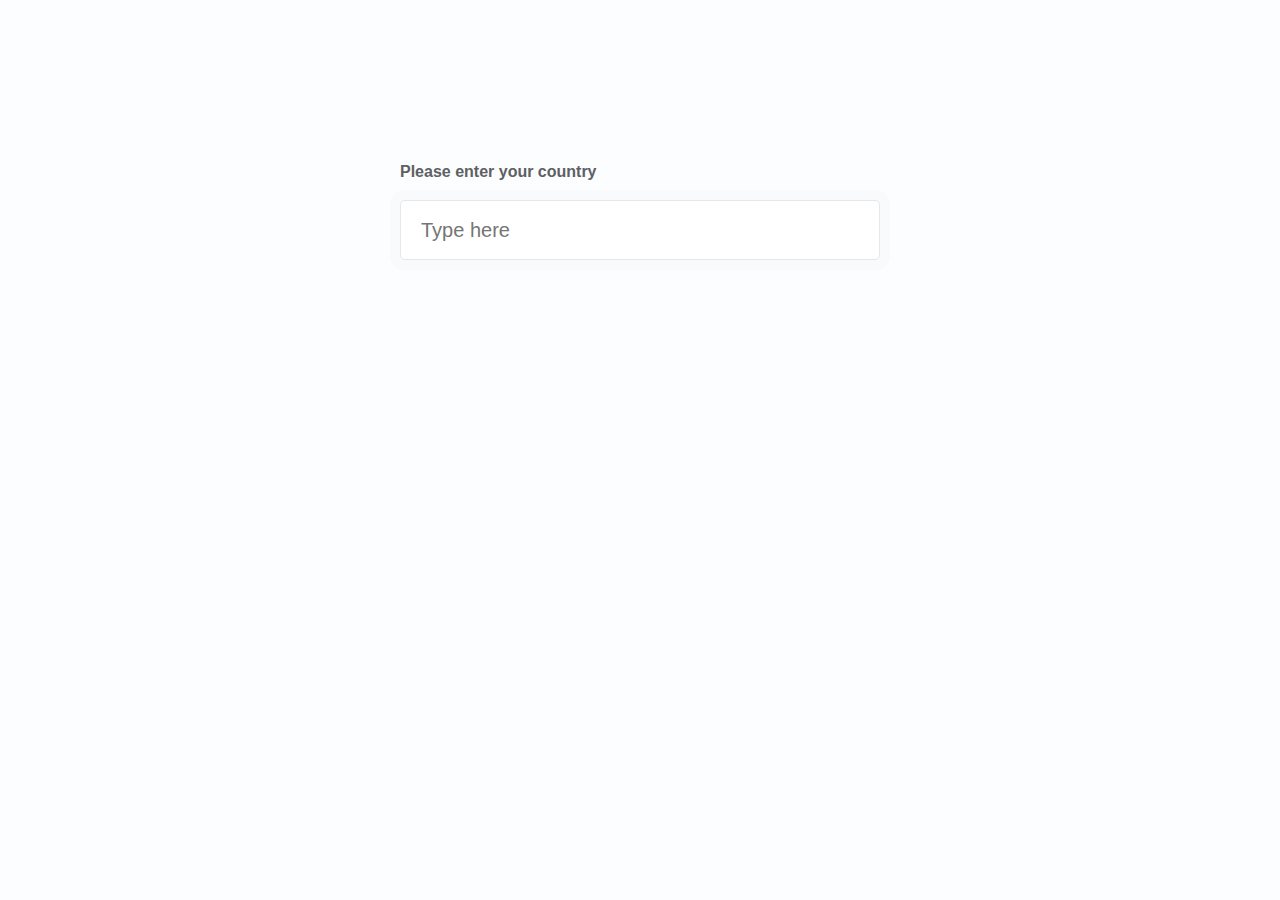
<file: Auto Completion Text Box/index.html>
<!DOCTYPE html>
<html>
    <head>
        <meta charset="utf-8">
        <title>JavaScript for Web Designers - Textbox autocomplete demo</title>

        <link rel="stylesheet" href="style.css">
    </head>
    <body>
        <div class="container">
            <form action="">
                <label for="autocomplete">Please enter your country</label>
                <input type="text" id="country" name="country" placeholder="Type here">
            </form>

            <ul id="autocomplete-results"></ul>
        </div>
        <script src="script.js"></script>
    </body>
</html>
</file>
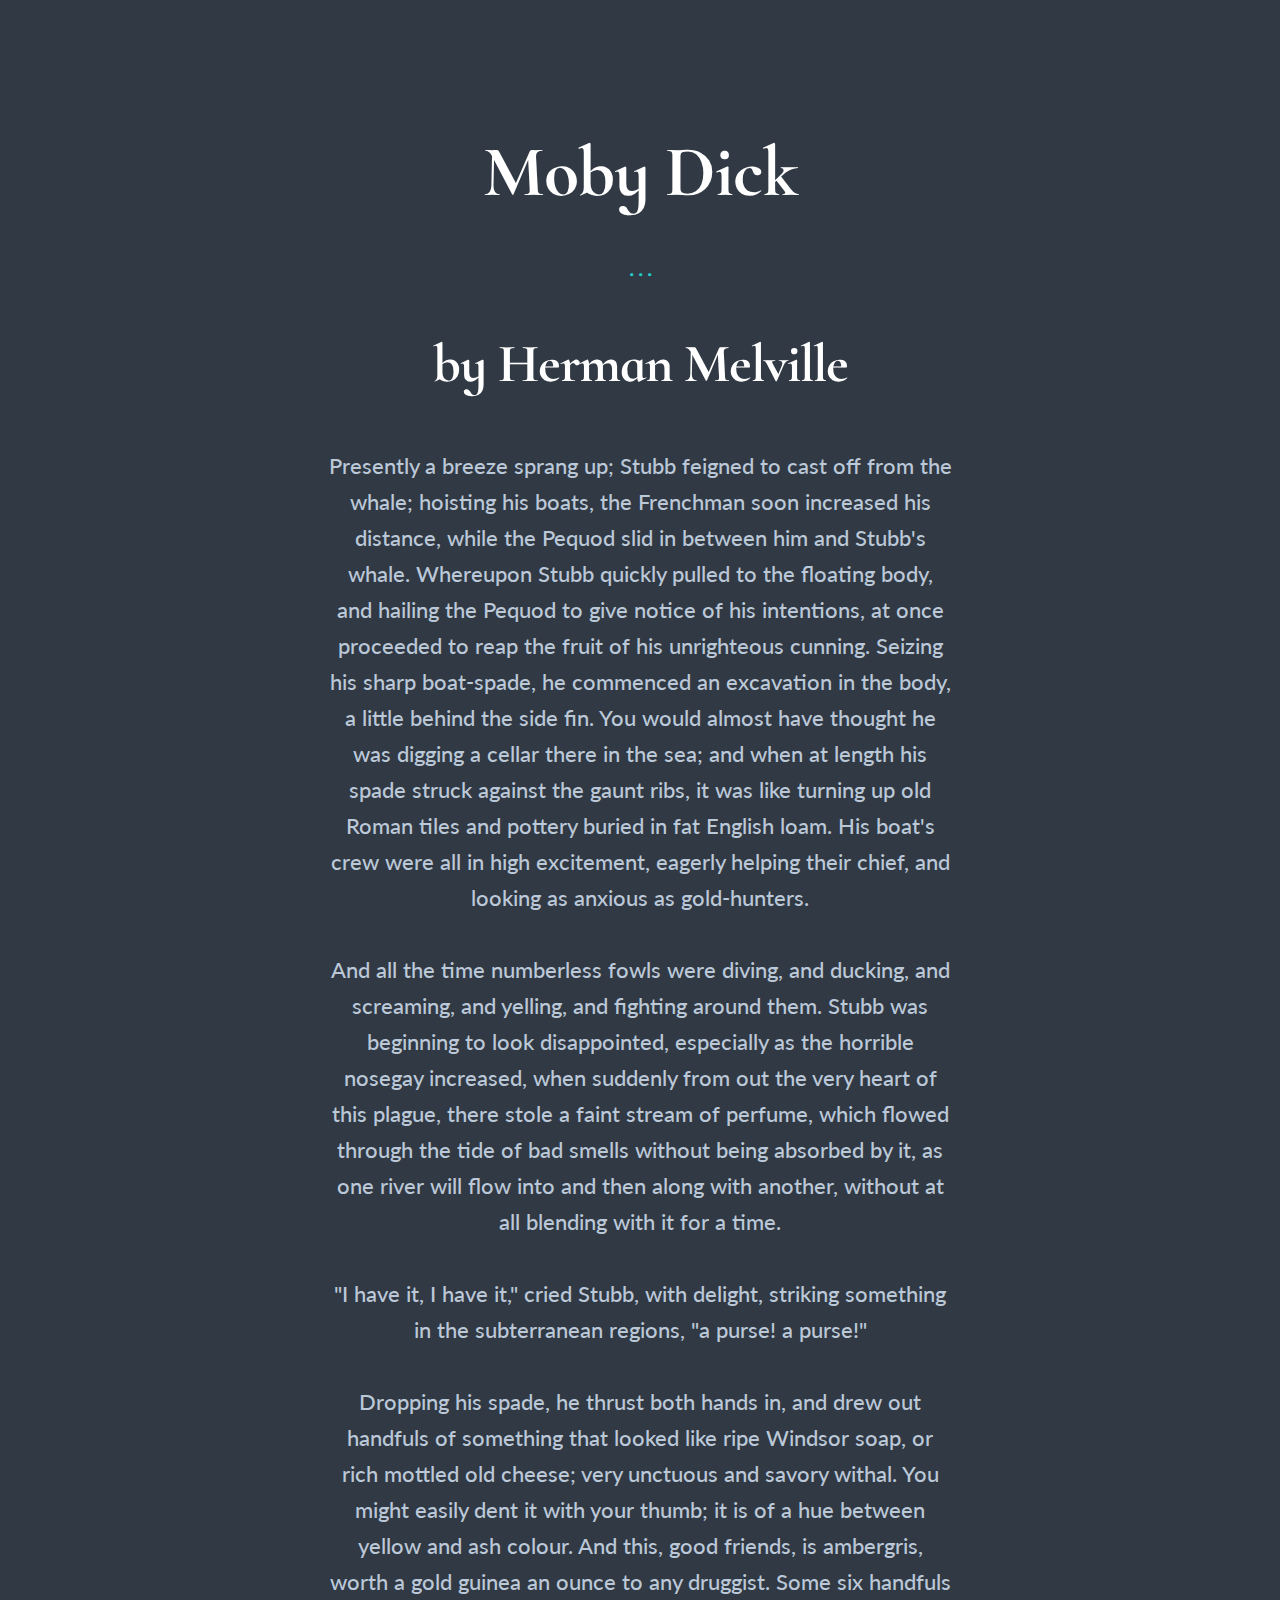
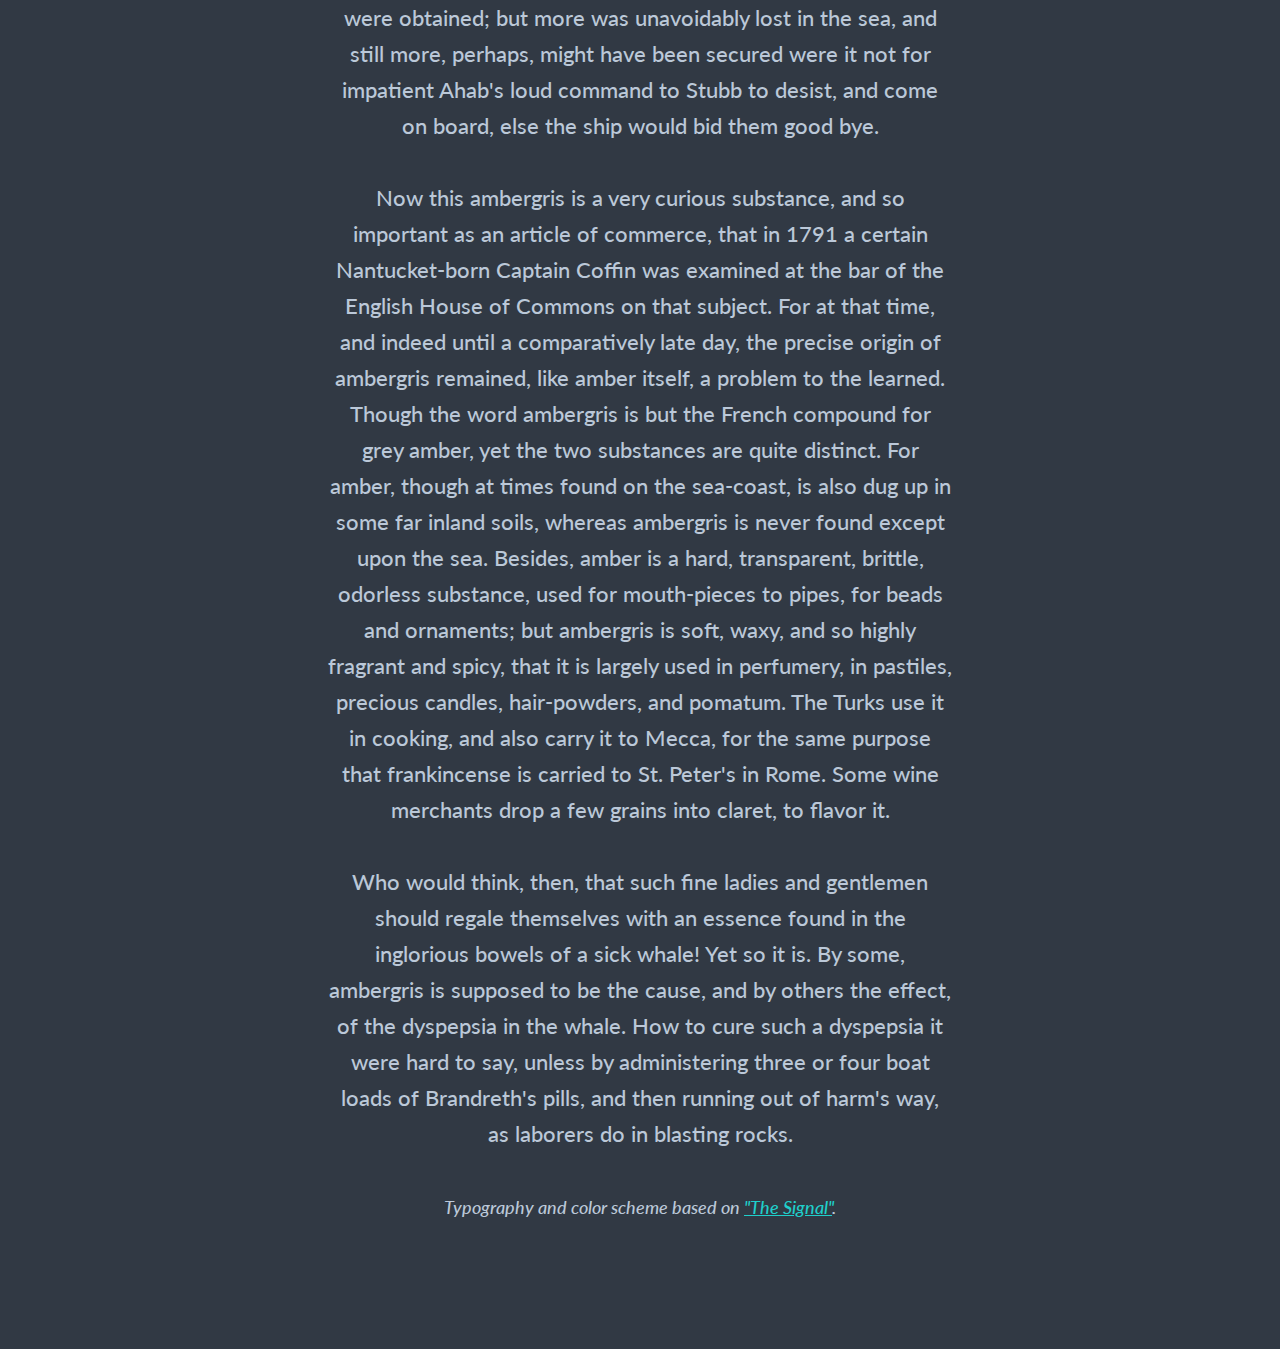
<file: Back to Top/index.html>
<!DOCTYPE html>
<html>
    <head>
        <meta charset="utf-8">
        <title>JavaScript for Web Designers - Back to top button demo</title>

        <link rel="stylesheet" href="https://fonts.googleapis.com/css?family=Cormorant+Infant:700,700italic|Lato:400,400italic,700">
        <link rel="stylesheet" href="style.css">
    </head>
    <body>
        <header>
            <h1>Moby Dick</h1>
            <h2>by Herman Melville</h2>
        </header>

        <main>
            <p>Presently a breeze sprang up; Stubb feigned to cast off from the whale; hoisting his boats, the Frenchman soon increased his distance, while the Pequod slid in between him and Stubb's whale. Whereupon Stubb quickly pulled to the floating body, and hailing the Pequod to give notice of his intentions, at once proceeded to reap the fruit of his unrighteous cunning. Seizing his sharp boat-spade, he commenced an excavation in the body, a little behind the side fin. You would almost have thought he was digging a cellar there in the sea; and when at length his spade struck against the gaunt ribs, it was like turning up old Roman tiles and pottery buried in fat English loam. His boat's crew were all in high excitement, eagerly helping their chief, and looking as anxious as gold-hunters.</p>

            <p>And all the time numberless fowls were diving, and ducking, and screaming, and yelling, and fighting around them. Stubb was beginning to look disappointed, especially as the horrible nosegay increased, when suddenly from out the very heart of this plague, there stole a faint stream of perfume, which flowed through the tide of bad smells without being absorbed by it, as one river will flow into and then along with another, without at all blending with it for a time.</p>

            <p>"I have it, I have it," cried Stubb, with delight, striking something in the subterranean regions, "a purse! a purse!"</p>

            <p>Dropping his spade, he thrust both hands in, and drew out handfuls of something that looked like ripe Windsor soap, or rich mottled old cheese; very unctuous and savory withal. You might easily dent it with your thumb; it is of a hue between yellow and ash colour. And this, good friends, is ambergris, worth a gold guinea an ounce to any druggist. Some six handfuls were obtained; but more was unavoidably lost in the sea, and still more, perhaps, might have been secured were it not for impatient Ahab's loud command to Stubb to desist, and come on board, else the ship would bid them good bye.</p>

            <p>Now this ambergris is a very curious substance, and so important as an article of commerce, that in 1791 a certain Nantucket-born Captain Coffin was examined at the bar of the English House of Commons on that subject. For at that time, and indeed until a comparatively late day, the precise origin of ambergris remained, like amber itself, a problem to the learned. Though the word ambergris is but the French compound for grey amber, yet the two substances are quite distinct. For amber, though at times found on the sea-coast, is also dug up in some far inland soils, whereas ambergris is never found except upon the sea. Besides, amber is a hard, transparent, brittle, odorless substance, used for mouth-pieces to pipes, for beads and ornaments; but ambergris is soft, waxy, and so highly fragrant and spicy, that it is largely used in perfumery, in pastiles, precious candles, hair-powders, and pomatum. The Turks use it in cooking, and also carry it to Mecca, for the same purpose that frankincense is carried to St. Peter's in Rome. Some wine merchants drop a few grains into claret, to flavor it.</p>

            <p>Who would think, then, that such fine ladies and gentlemen should regale themselves with an essence found in the inglorious bowels of a sick whale! Yet so it is. By some, ambergris is supposed to be the cause, and by others the effect, of the dyspepsia in the whale. How to cure such a dyspepsia it were hard to say, unless by administering three or four boat loads of Brandreth's pills, and then running out of harm's way, as laborers do in blasting rocks.</p>
        </main>

        <footer>
            <p><small><em>Typography and color scheme based on <a href="http://typespiration.com/design/the-signal/">"The Signal"</a>.</em></small></p>
            <a id="back-to-top">Top</a>
        </footer>

        <script>
            var btt = document.getElementById("back-to-top"),
            body = document.body,
            docElem = document.documentElement,
            offset = 100,
            docHeight, scrollPos;
            isChrome = navigator.userAgent.toLowerCase().indexOf("chrome") > -1;

            docHeight = Math.max(body.scrollHeight, body.offsetHeight,
                                docElem.scrollHeight, docElem.offsetHeight,
                                docElem.clientHeight);

            if (docHeight != "undefined") {
                offset = docHeight / 6;
            }

            window.addEventListener("scroll", function(event) {
                scrollPos = body.scrollTop || docElem.scrollTop;

                btt.className = ( scrollPos > offset ) ? "visible" : "";
            });

            btt.addEventListener("click", function(event) {
              if (isChrome) {
                  docElem.scrollTop = 0;
              } else {
                  body.scrollTop = 0;
              }
            });
        </script>
    </body>
</html>
</file>
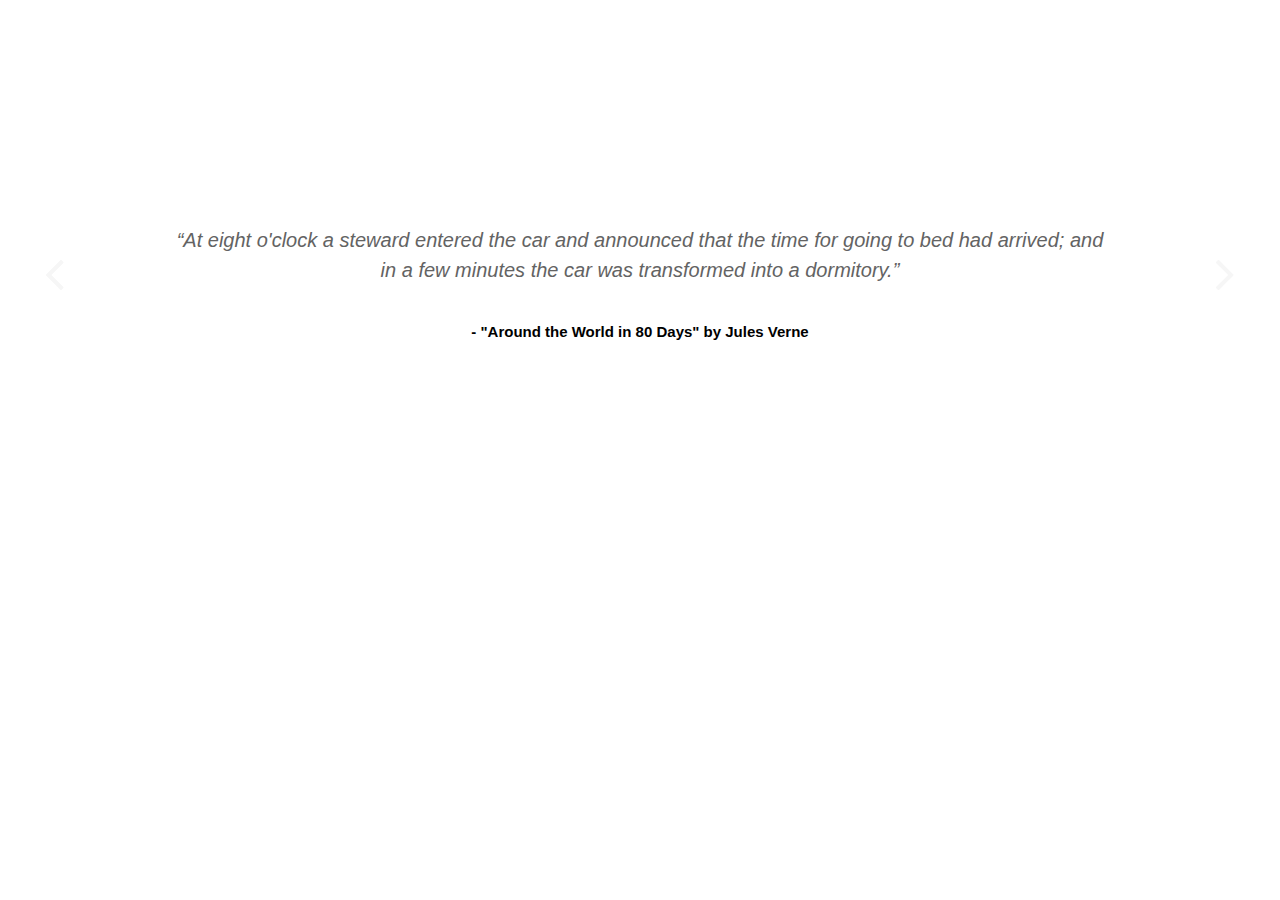
<file: Content Slider/index.html>
<!DOCTYPE html>
<html>
    <head>
        <meta charset="utf-8">
        <title>JavaScript for Web Designers - Simple content slider demo</title>

        <link rel="stylesheet" href="style.css">
    </head>
    <body>
        <div class="container">
            <ul class="slider-container simple-list" id="slider">
                <li class="slide">
                    <blockquote>
                        “At eight o'clock a steward entered the car and announced that the time for going to bed had arrived; and in a few minutes the car was transformed into a dormitory.”
                    </blockquote>

                    <cite>- "Around the World in 80 Days" by Jules Verne</cite>
                </li>
                <li class="slide">
                    <blockquote>
                        “The backs of the seats were thrown back, bedsteads carefully packed were rolled out by an ingenious system, berths were suddenly improvised, and each traveller had soon at his disposition a comfortable bed, protected from curious eyes by thick curtains. The sheets were clean and the pillows soft. It only remained to go to bed and sleep which everybody did—while the train sped on across the State of California.”
                    </blockquote>

                    <cite>- "Around the World in 80 Days" by Jules Verne</cite>
                </li>
                <li class="slide">
                    <blockquote>
                        “The country between San Francisco and Sacramento is not very hilly. The Central Pacific, taking Sacramento for its starting-point, extends eastward to meet the road from Omaha.”
                    </blockquote>

                    <cite>- "Around the World in 80 Days" by Jules Verne</cite>
                </li>
                <li class="slide">
                    <blockquote>
                        “The line from San Francisco to Sacramento runs in a north-easterly direction, along the American River, which empties into San Pablo Bay. The one hundred and twenty miles between these cities were accomplished in six hours, and towards midnight, while fast asleep, the travellers passed through Sacramento; so that they saw nothing of that important place, the seat of the State government, with its fine quays, its broad streets, its noble hotels, squares, and churches.”
                    </blockquote>

                    <cite>- "Around the World in 80 Days" by Jules Verne</cite>
                </li>
                <li class="slide">
                    <blockquote>
                        “The train, on leaving Sacramento, and passing the junction, Roclin, Auburn, and Colfax, entered the range of the Sierra Nevada. 'Cisco was reached at seven in the morning; and an hour later the dormitory was transformed into an ordinary car, and the travellers could observe the picturesque beauties of the mountain region through which they were steaming. The railway track wound in and out among the passes, now approaching the mountain-sides, now suspended over precipices, avoiding abrupt angles by bold curves, plunging into narrow defiles, which seemed to have no outlet. The locomotive, its great funnel emitting a weird light, with its sharp bell, and its cow-catcher extended like a spur, mingled its shrieks and bellowings with the noise of torrents and cascades, and twined its smoke among the branches of the gigantic pines.”
                    </blockquote>

                    <cite>- "Around the World in 80 Days" by Jules Verne</cite>
                </li>
                <li class="slide">
                    <blockquote>
                        “There were few or no bridges or tunnels on the route. The railway turned around the sides of the mountains, and did not attempt to violate nature by taking the shortest cut from one point to another.”
                    </blockquote>

                    <cite>- "Around the World in 80 Days" by Jules Verne</cite>
                </li>
            </ul>

            <a href="#" id="prev"></a>
            <a href="#" id="next"></a>
        </div> <!-- end container -->

        <script src="script.js"></script>
    </body>
</html>
</file>
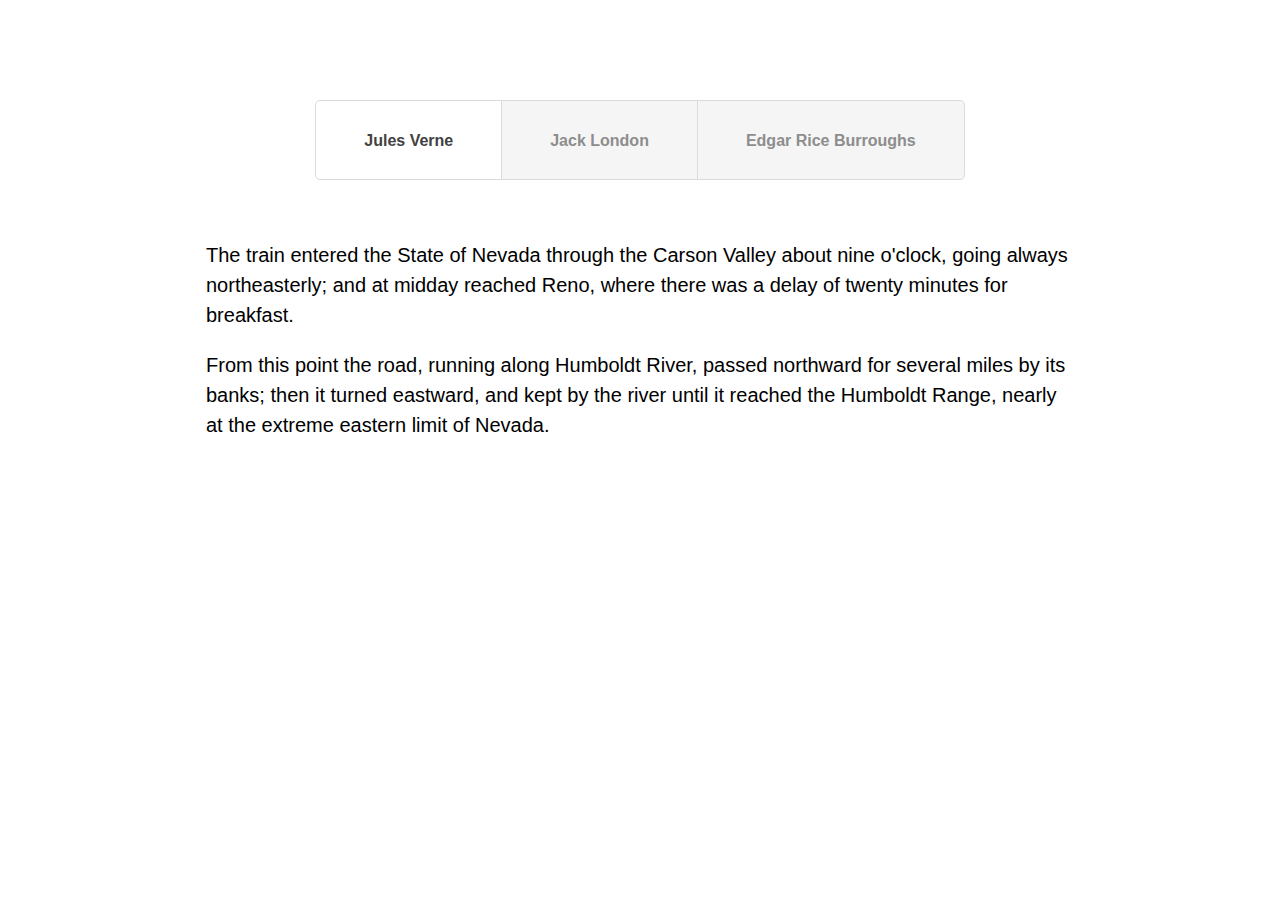
<file: Tab Control/index.html>
<!DOCTYPE html>
<html>
    <head>
        <meta charset="utf-8">
        <title>JavaScript for Web Designers - Simple tabs demo</title>

        <link rel="stylesheet" href="style.css">
    </head>
    <body>
        <div class="container">
            <ul class="tabs">
                <li><a href="tab-1" class="active">Jules Verne</a></li>
                <li><a href="tab-2">Jack London</a></li>
                <li><a href="tab-3">Edgar Rice Burroughs</a></li>
            </ul>
            <ul class="tab-contents">
                <li id="tab-1" class="visible">
                    <p>The train entered the State of Nevada through the Carson Valley about nine o'clock, going always northeasterly; and at midday reached Reno, where there was a delay of twenty minutes for breakfast.</p>

                    <p>From this point the road, running along Humboldt River, passed northward for several miles by its banks; then it turned eastward, and kept by the river until it reached the Humboldt Range, nearly at the extreme eastern limit of Nevada.</p>
                </li>
                <li id="tab-2">
                    <p>"For one day longer the despatches continued to come from New York.  Then they, too, ceased. The man who had sent them, perched in his lofty  building, had either died of the plague or been consumed in the great  conflagrations he had described as raging around him. And what had  occurred in New York had been duplicated in all the other cities. It was  the same in San Francisco, and Oakland, and Berkeley. By Thursday the  people were dying so rapidly that their corpses could not be handled,  and dead bodies lay everywhere. Thursday night the panic outrush for  the country began. Imagine, my grandsons, people, thicker than the  salmon-run you have seen on the Sacramento river, pouring out of the  cities by millions, madly over the country, in vain attempt to escape  the ubiquitous death. You see, they carried the germs with them. Even  the airships of the rich, fleeing for mountain and desert fastnesses,  carried the germs.</p>

                    <p>"Hundreds of these airships escaped to Hawaii, and not only did they  bring the plague with them, but they found the plague already there  before them. This we learned, by the despatches, until all order in San  Francisco vanished, and there were no operators left at their posts to  receive or send. It was amazing, astounding, this loss of communication  with the world. It was exactly as if the world had ceased, been blotted  out. For sixty years that world has no longer existed for me. I know  there must be such places as New York, Europe, Asia, and Africa; but not  one word has been heard of them&mdash;not in sixty years. With the coming of  the Scarlet Death the world fell apart, absolutely, irretrievably. Ten  thousand years of culture and civilization passed in the twinkling of an  eye, 'lapsed like foam.'</p>
                </li>
                <li id="tab-3">
                    <p>"And what, think you, may have been the fate of the princess, Dejah Thoris?" I asked as casually as possible.</p>

                    <p>"She is dead," he answered.  "This much was learned from a green warrior recently captured by our forces in the south.  She escaped from the hordes of Thark with a strange creature of another world, only to fall into the hands of the Warhoons.  Their thoats were found wandering upon the sea bottom and evidences of a bloody conflict were discovered nearby."</p>
                </li>
            </ul>
        </div> <!-- end container -->

        <script src="script.js"></script>
    </body>
</html>
</file>
<file: Auto Completion Text Box/style.css>
* {
    box-sizing: border-box;
    -webkit-font-smoothing: antialised;
}

body {
    background-color: #fbfdff;
    font: 16px/1.5 Helvetica, Arial, sans-serif;
    color: #5E6063;
}

.container {
    width: 30em;
    margin: 10em auto;
}

label {
    display: block;
    margin-bottom: 1em;
    font-weight: bold;
}

input[type="text"] {
    width: 100%;
    background: #FFFFFF;
    border: none;
    border: 1px solid #E2E8EE;
    box-shadow: 0 0 0 10px rgba(146,151,156,0.03);
    border-radius: 5px;
    height: 60px;
    font-size: 20px;
    outline: none;
    padding-left: 1em;
}

#autocomplete-results {
    opacity: 0;
    color: #8B8D90;
    background: #FFFFFF;
    border: 1px solid #E2E8EE;
    font-size: 20px;
    margin: 10px 0 0 0;
    padding: 0;
}

    #autocomplete-results li {
        list-style: none;
        padding: 1em;
    }

        #autocomplete-results li.highlighted {
            background-color: #E2E8EE;
            color: #5E6063;
        }

#autocomplete-results.visible {
    opacity: 1;
}
</file>
<file: Back to Top/style.css>
* {
    box-sizing: border-box;
    -webkit-font-smoothing: antialised;
}

body {
    background-color: #313944;
    padding: 5em 20em;
}

h1 {
	color: #fff;
	font-family: 'Cormorant Infant';
	font-size: 72px;
	font-weight: 700;
	line-height: 72px;
	letter-spacing: -1px;
	margin-bottom: 48px;
	text-align: center;
}

    h1:after {
        color: #1fcfcb;
    	display: block;
    	content: '. . .';
    	font-size: 26px;
    	line-height: 24px;
    	height: 24px;
    	margin: 48px auto;
    }

h2 {
	color: #fff;
	font-family: 'Cormorant Infant';
	font-size: 54px;
	font-weight: 700;
	line-height: 72px;
	letter-spacing: -1px;
	margin-bottom: 48px;
	text-align: center;
}

p {
	color: #bbc8d8;
	font-family: 'Lato';
	font-size: 22px;
	font-weight: 500;
	line-height: 36px;
	margin-bottom: 36px;
	text-align: center;
}

a {
	color: #1fcfcb;
    font-family: 'Lato';
}

    a:hover {
    	color: #fff;
    }

#back-to-top {
    position: fixed;
    bottom: 3em;
    right: 3em;
    background-color: rgba(255, 255, 255, .9);
    color: #313943;
    border: none;
    border-radius: 5px;
    padding: 1em;
    text-transform: uppercase;
    cursor: pointer;
    font-weight: 700;
    box-shadow: 0 0 2em 0 rgba(0, 0, 0, .25);
    transition: all .3s ease-in-out;
    display: inline-block;
    opacity: 0;
    text-decoration: none;
    font-size: .75em;
}

    #back-to-top:hover {
        background-color: #fff;
        padding: 1em 3em;
    }

#back-to-top.visible {
    opacity: 1;
}
</file>
<file: Content Slider/style.css>
/* General styles */
* {
    box-sizing: border-box;
    -webkit-font-smoothing: antialised;
}

body {
    margin-top: 5em;
    font: 20px/1.5 "Helvetica", Arial, sans-serif;
}

.container {
    position: relative;
}

.slider-container {
    position: relative;
    overflow: hidden;
    width: 80%;
    left: 10%;
}

    .slide {
        position: absolute;
        width: 100%;
        top: 50%;
        left: 0;
        transform: translateY(-50%);
        text-align: center;
    }

    .slide.animated {
        -webkit-transition: left .3s ease-in;
        transition: left .3s ease-in;
    }

blockquote {
    color: #636363;
    font-weight: 300;
    font-style: italic;
    margin-bottom: 1.5em;
}

cite {
    font-size: .75em;
    font-weight: 700;
    font-style: normal;
}

/* Utility */
.simple-list {
    list-style-type: none;
    margin: 0;
    padding: 0;
}

/* Nav */
#prev,
#next {
    position: absolute;
    top: 50%;
    transform: translateY(-50%);
    z-index: 999999;
    display: inline-block;
    height: 5em;
    width: 5em;
    border-radius: 50%;
    background-position: center center;
    background-repeat: no-repeat;
    -webkit-transition: all .3s ease-in;
    transition: all .3s ease-in;
}

#prev { background-image: url('arrow-left-out.svg'); }

#prev:hover { background-image: url('arrow-left-over.svg'); }

#next {
    right: 0;
    background-image: url('arrow-right-out.svg');
}

#next:hover { background-image: url('arrow-right-over.svg'); }
</file>
<file: Tab Control/style.css>
/* General styles */
* {
    box-sizing: border-box;
    -webkit-font-smoothing: antialised;
}

body {
    margin-top: 5em;
    font: 300 20px/1.5 "Helvetica", Arial, sans-serif;
}

.container {
    width: 75%;
    margin: 0 auto;
}

/* Tab styles */
.tabs,
.tab-contents {
    list-style: none;
    margin: 0;
    padding: 0;
}

.tabs {
    text-align: center;
    font-size: 0;
}

    .tabs li {
        display: inline;
    }

        .tabs li a {
            font-weight: 700;
            font-size: 16px;
            text-decoration: none;
            color: #8D8D8D;
            border: 1px solid #DCDADA;
            background-color: #F5F5F5;
            height: 5em;
            line-height: 5em;
            display: inline-block;
            padding: 0 3em;
            transition: all .3s ease;
        }

        .tabs li a.active {
            background-color: #FFFFFF;
            color: #424242;
            cursor: default;
        }

        .tabs li a:hover:not(.active) {
            background-color: rgba(245, 245, 245, .25);
            color: #424242;
        }


        .tabs li:first-child a {
            border-radius: 5px 0 0 5px;
        }

        .tabs li:last-child a {
            border-radius: 0 5px 5px 0;
        }

        .tabs li:not(:first-child) {
            margin-left: -1px;
        }

.tab-contents {
    width: 100%;
    position: relative;
}

    .tab-contents li {
        padding: 2em;
        position: absolute;
        top: 0;
        left: 0;
        opacity: 0;
        transition: opacity .3s ease;
        pointer-events: none;
    }

    .tab-contents li.visible {
        opacity: 1;
        pointer-events: auto;
    }
</file>
